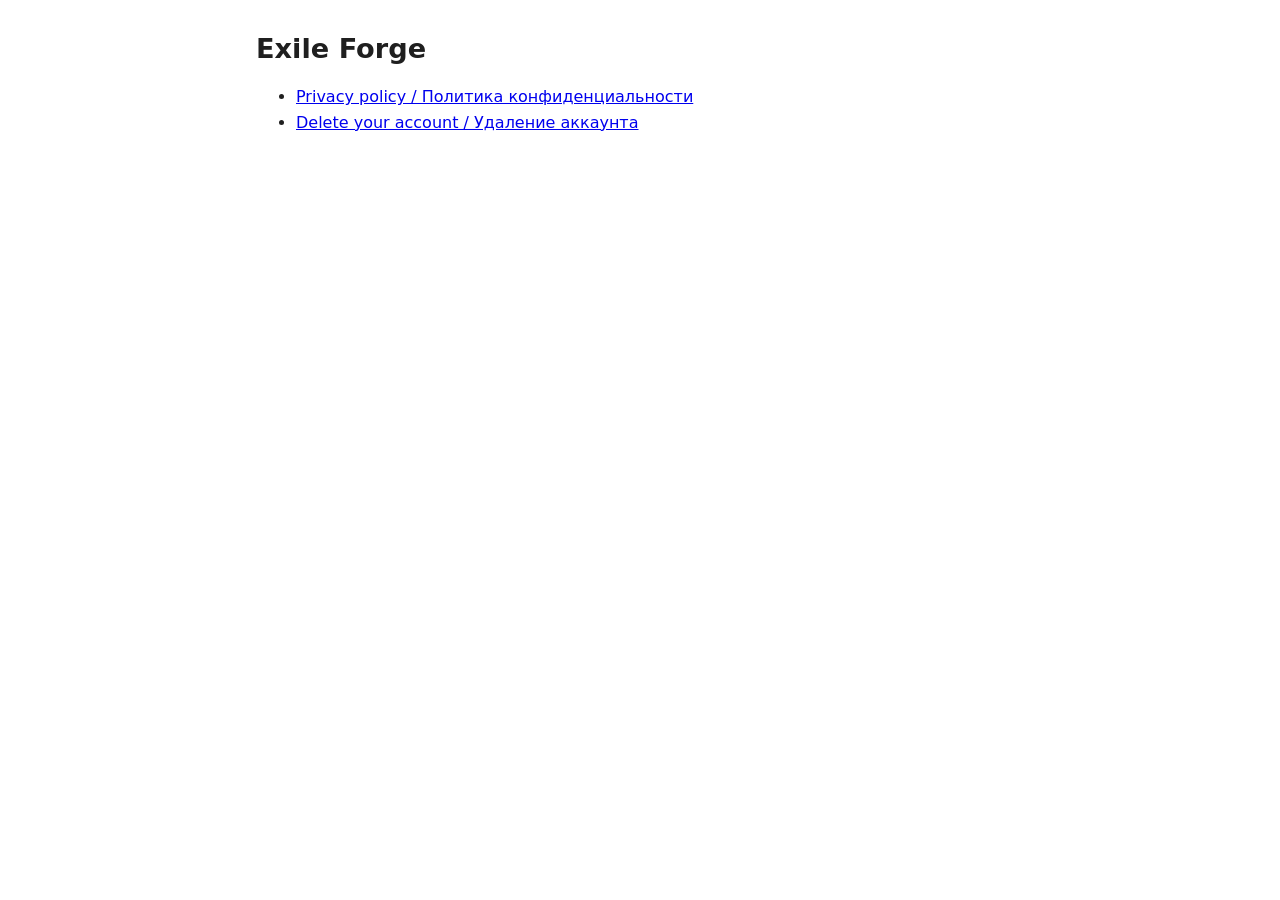
<file: legal/index.html>
<!doctype html>
<html lang="en"><head><meta charset="utf-8"><meta name="viewport" content="width=device-width,initial-scale=1">
<title>Exile Forge — legal</title><link rel="stylesheet" href="style.css"></head>
<body>
<h1>Exile Forge</h1>
<ul>
<li><a href="privacy.html">Privacy policy / Политика конфиденциальности</a></li>
<li><a href="delete-account.html">Delete your account / Удаление аккаунта</a></li>
</ul>
</body></html>
</file>
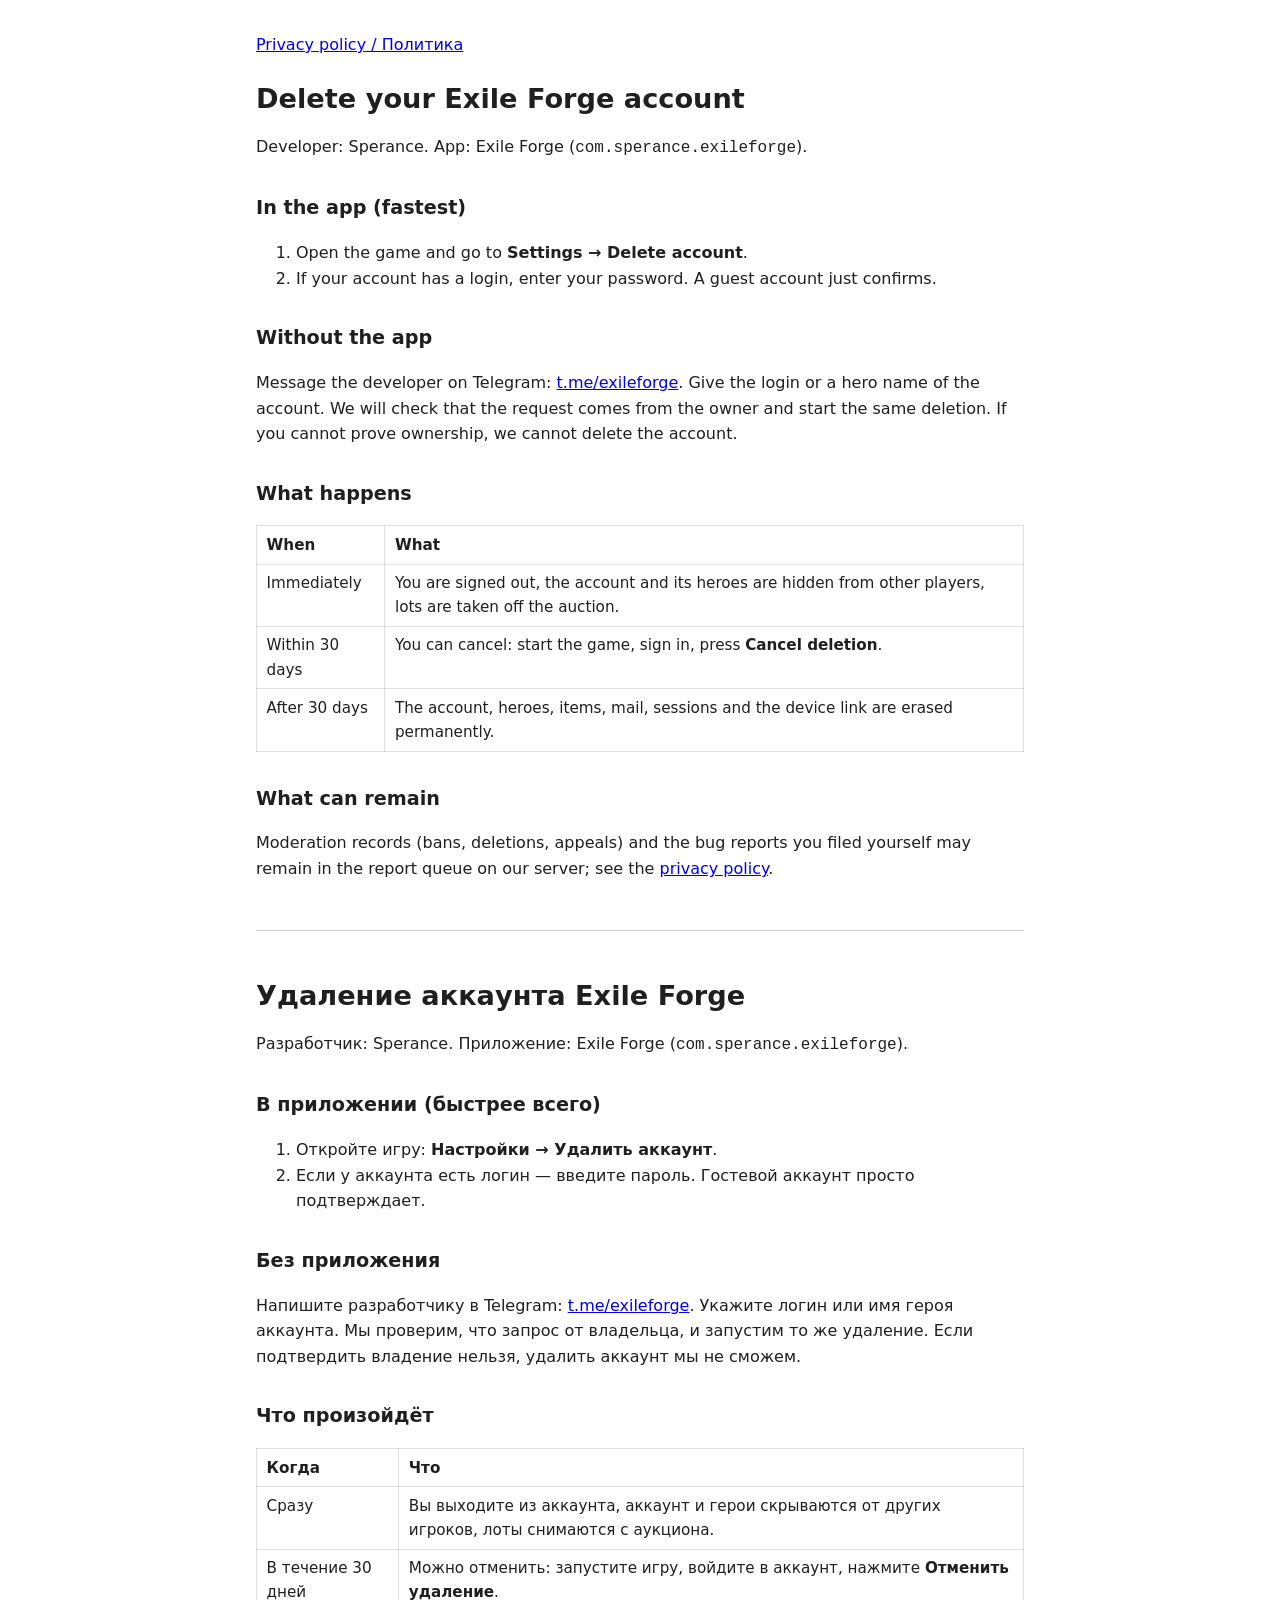
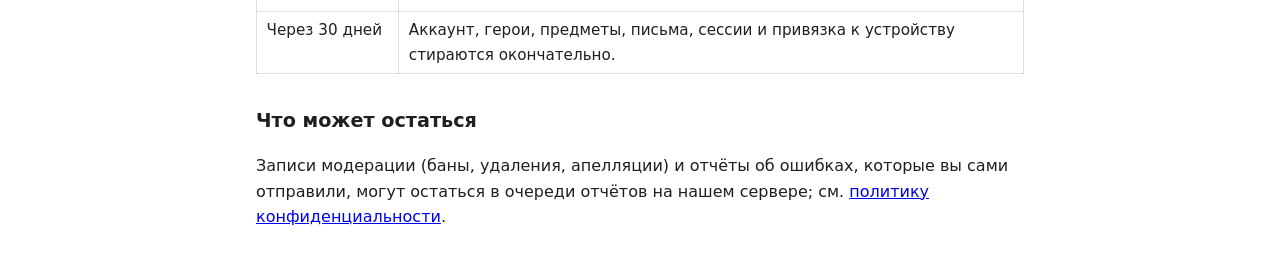
<file: legal/delete-account.html>
<!doctype html>
<html lang="en"><head><meta charset="utf-8"><meta name="viewport" content="width=device-width,initial-scale=1">
<title>Exile Forge — Delete account / Удаление аккаунта</title><link rel="stylesheet" href="style.css"></head>
<body>
<nav><a href="privacy.html">Privacy policy / Политика</a></nav>

<h1>Delete your Exile Forge account</h1>
<p>Developer: Sperance. App: Exile Forge (<code>com.sperance.exileforge</code>).</p>
<h2>In the app (fastest)</h2>
<ol>
<li>Open the game and go to <b>Settings → Delete account</b>.</li>
<li>If your account has a login, enter your password. A guest account just confirms.</li>
</ol>
<h2>Without the app</h2>
<p>Message the developer on Telegram: <a href="https://t.me/exileforge">t.me/exileforge</a>. Give the login or a hero name of the account. We will check that the request comes from the owner and start the same deletion. If you cannot prove ownership, we cannot delete the account.</p>
<h2>What happens</h2>
<table>
<tr><th>When</th><th>What</th></tr>
<tr><td>Immediately</td><td>You are signed out, the account and its heroes are hidden from other players, lots are taken off the auction.</td></tr>
<tr><td>Within 30 days</td><td>You can cancel: start the game, sign in, press <b>Cancel deletion</b>.</td></tr>
<tr><td>After 30 days</td><td>The account, heroes, items, mail, sessions and the device link are erased permanently.</td></tr>
</table>
<h2>What can remain</h2>
<p>Moderation records (bans, deletions, appeals) and the bug reports you filed yourself may remain in the report queue on our server; see the <a href="privacy.html">privacy policy</a>.</p>

<hr>

<h1>Удаление аккаунта Exile Forge</h1>
<p>Разработчик: Sperance. Приложение: Exile Forge (<code>com.sperance.exileforge</code>).</p>
<h2>В приложении (быстрее всего)</h2>
<ol>
<li>Откройте игру: <b>Настройки → Удалить аккаунт</b>.</li>
<li>Если у аккаунта есть логин — введите пароль. Гостевой аккаунт просто подтверждает.</li>
</ol>
<h2>Без приложения</h2>
<p>Напишите разработчику в Telegram: <a href="https://t.me/exileforge">t.me/exileforge</a>. Укажите логин или имя героя аккаунта. Мы проверим, что запрос от владельца, и запустим то же удаление. Если подтвердить владение нельзя, удалить аккаунт мы не сможем.</p>
<h2>Что произойдёт</h2>
<table>
<tr><th>Когда</th><th>Что</th></tr>
<tr><td>Сразу</td><td>Вы выходите из аккаунта, аккаунт и герои скрываются от других игроков, лоты снимаются с аукциона.</td></tr>
<tr><td>В течение 30 дней</td><td>Можно отменить: запустите игру, войдите в аккаунт, нажмите <b>Отменить удаление</b>.</td></tr>
<tr><td>Через 30 дней</td><td>Аккаунт, герои, предметы, письма, сессии и привязка к устройству стираются окончательно.</td></tr>
</table>
<h2>Что может остаться</h2>
<p>Записи модерации (баны, удаления, апелляции) и отчёты об ошибках, которые вы сами отправили, могут остаться в очереди отчётов на нашем сервере; см. <a href="privacy.html">политику конфиденциальности</a>.</p>
</body></html>
</file>
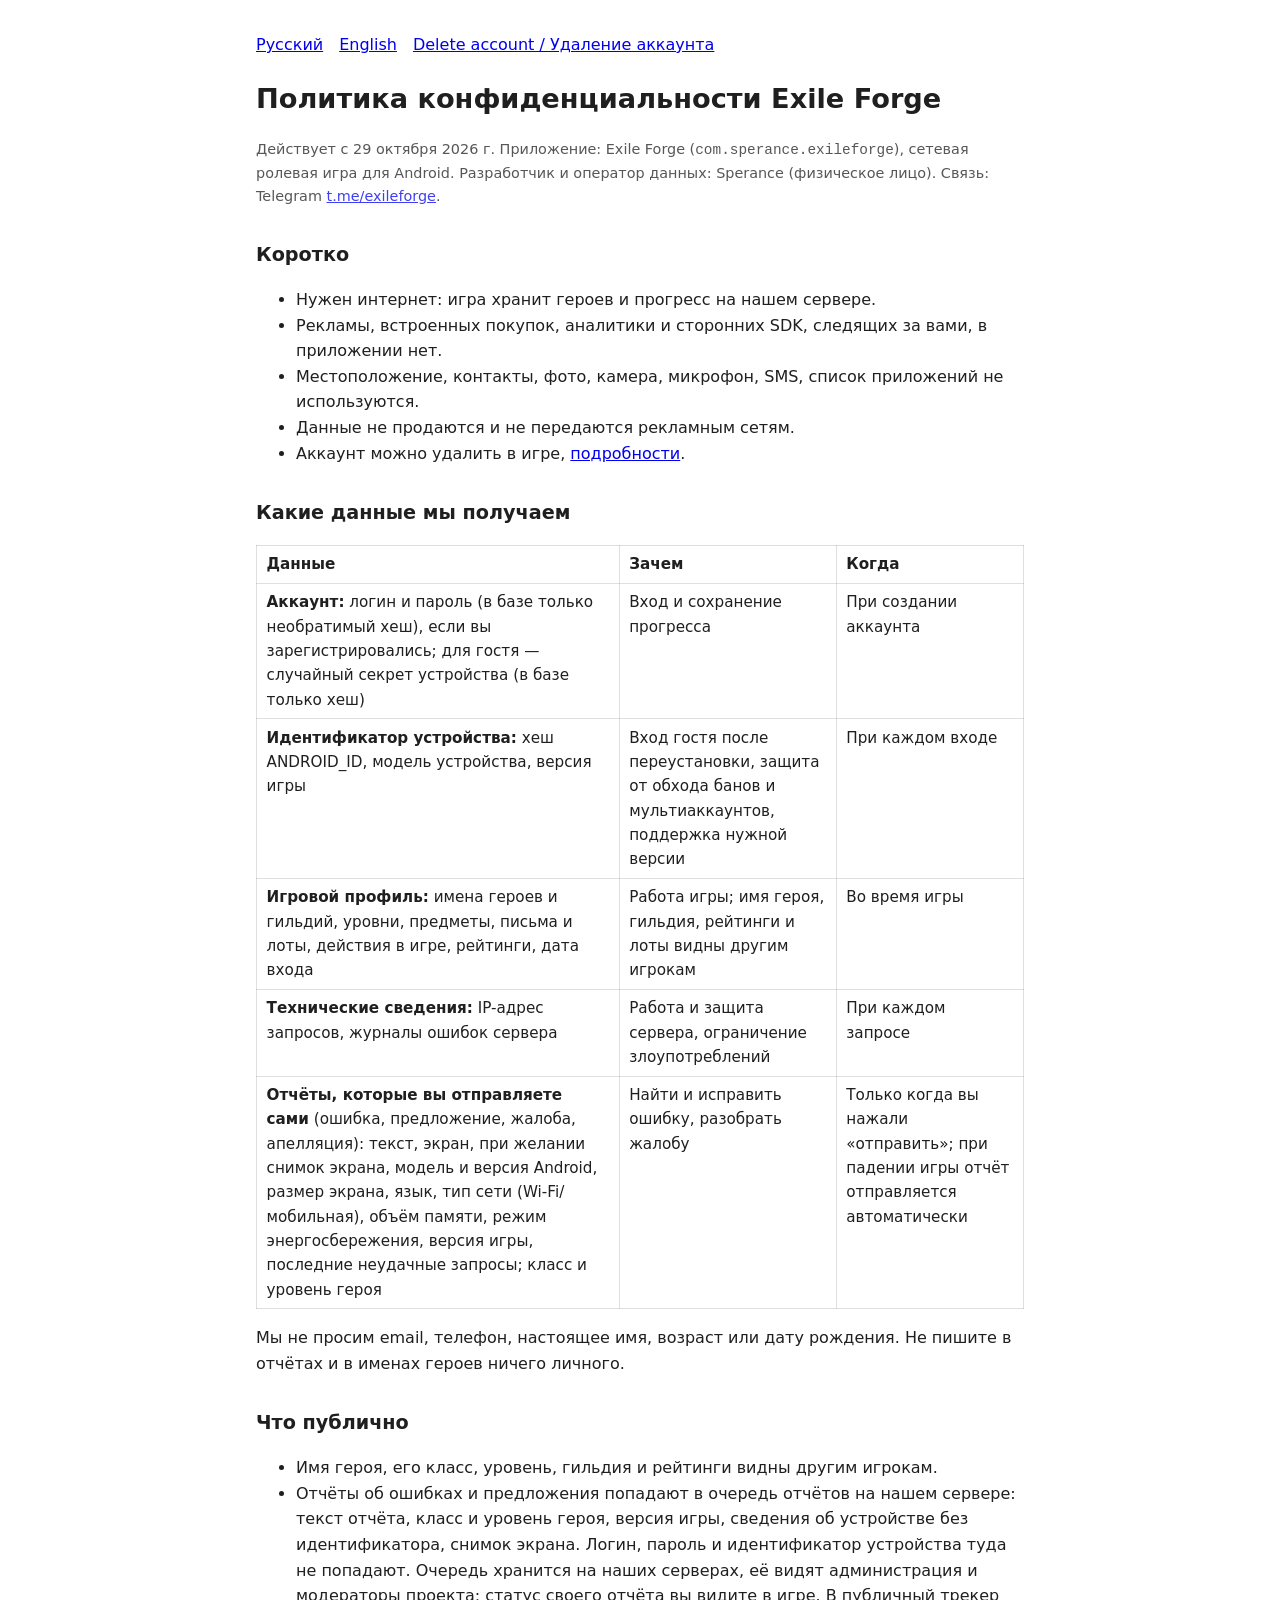
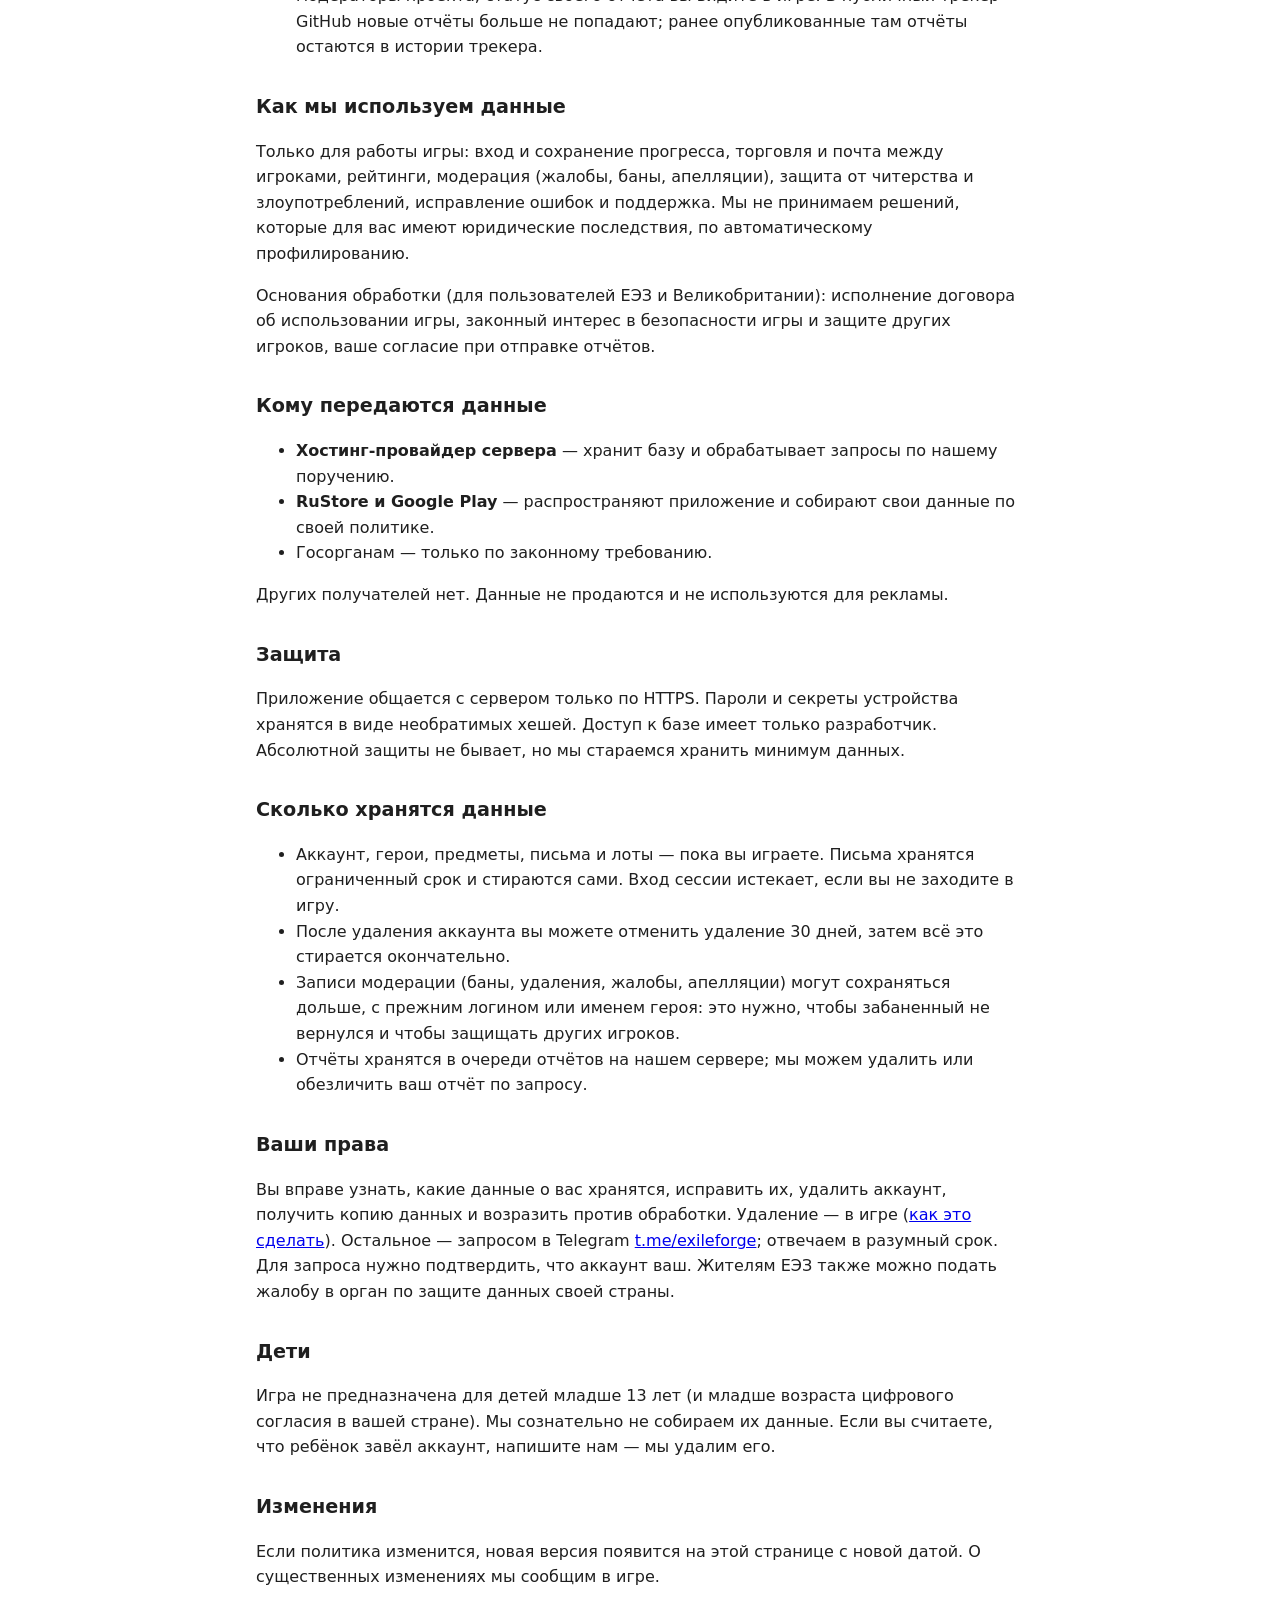
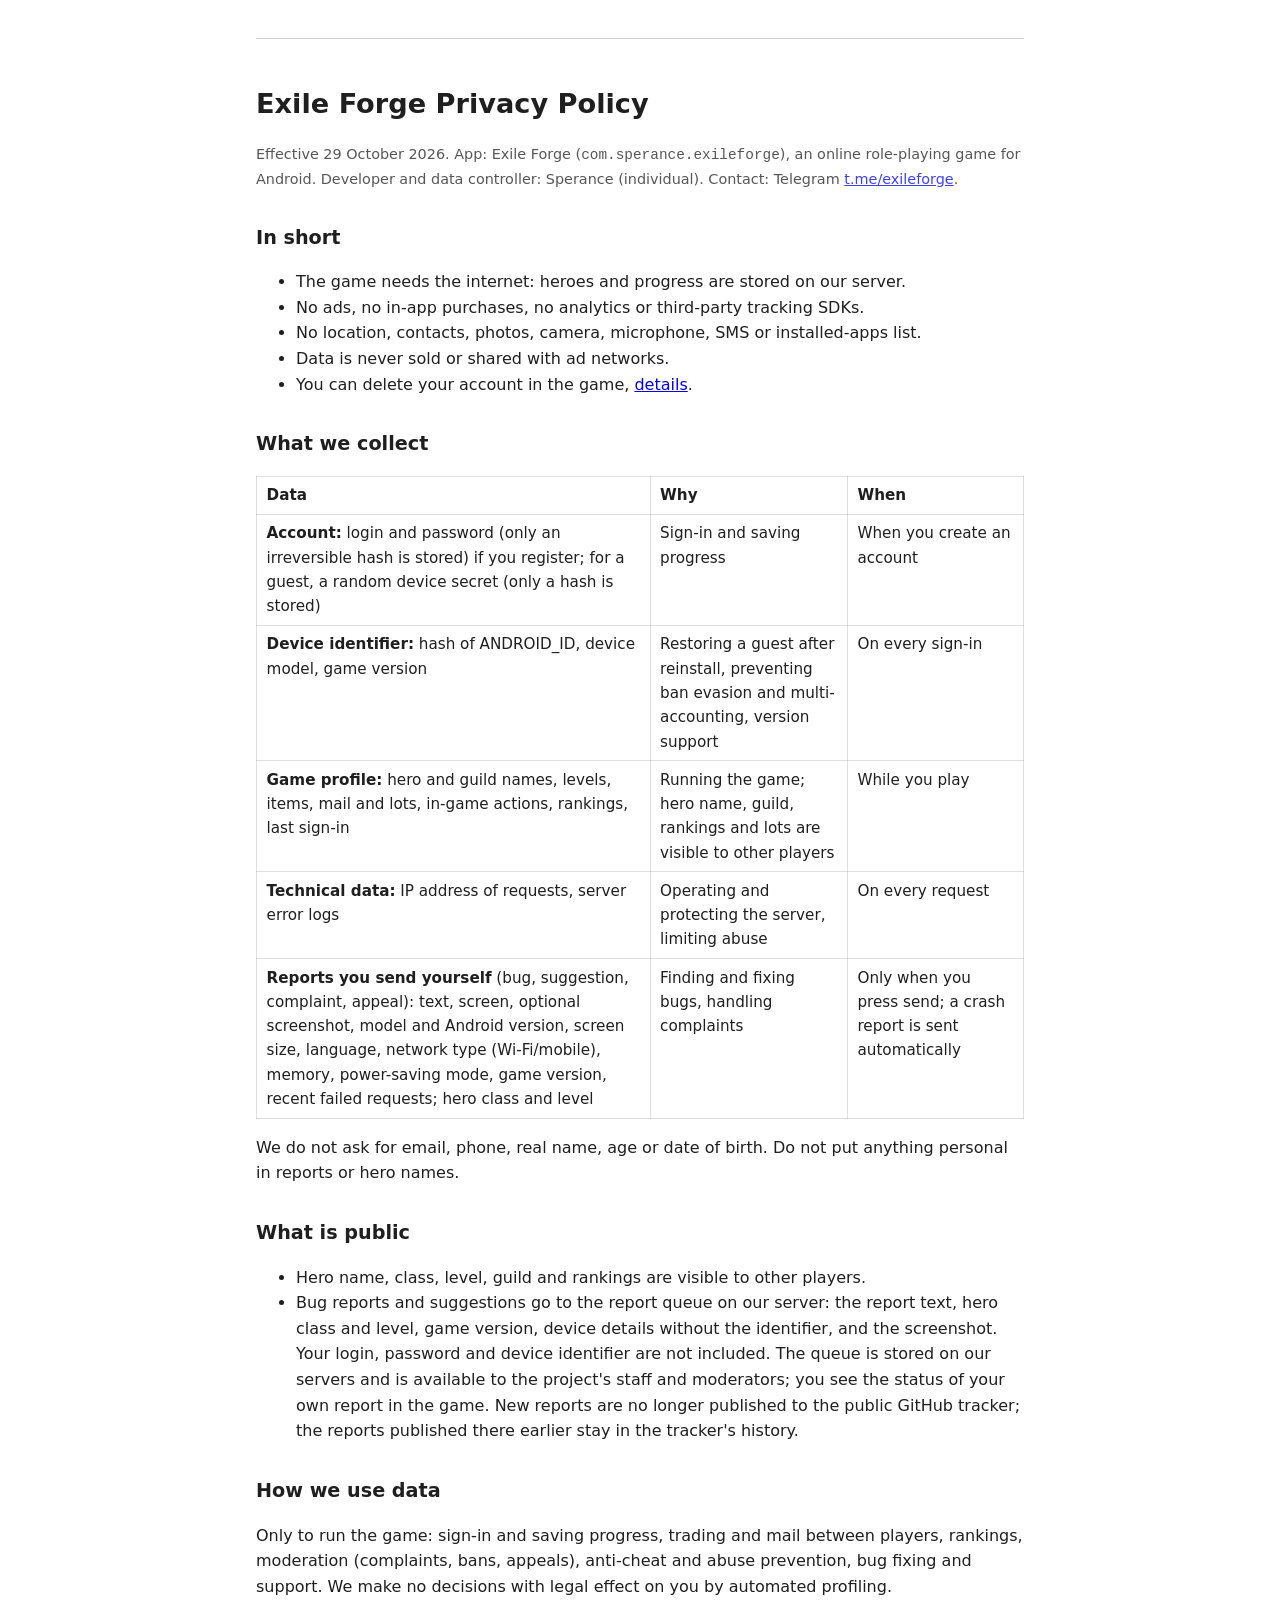
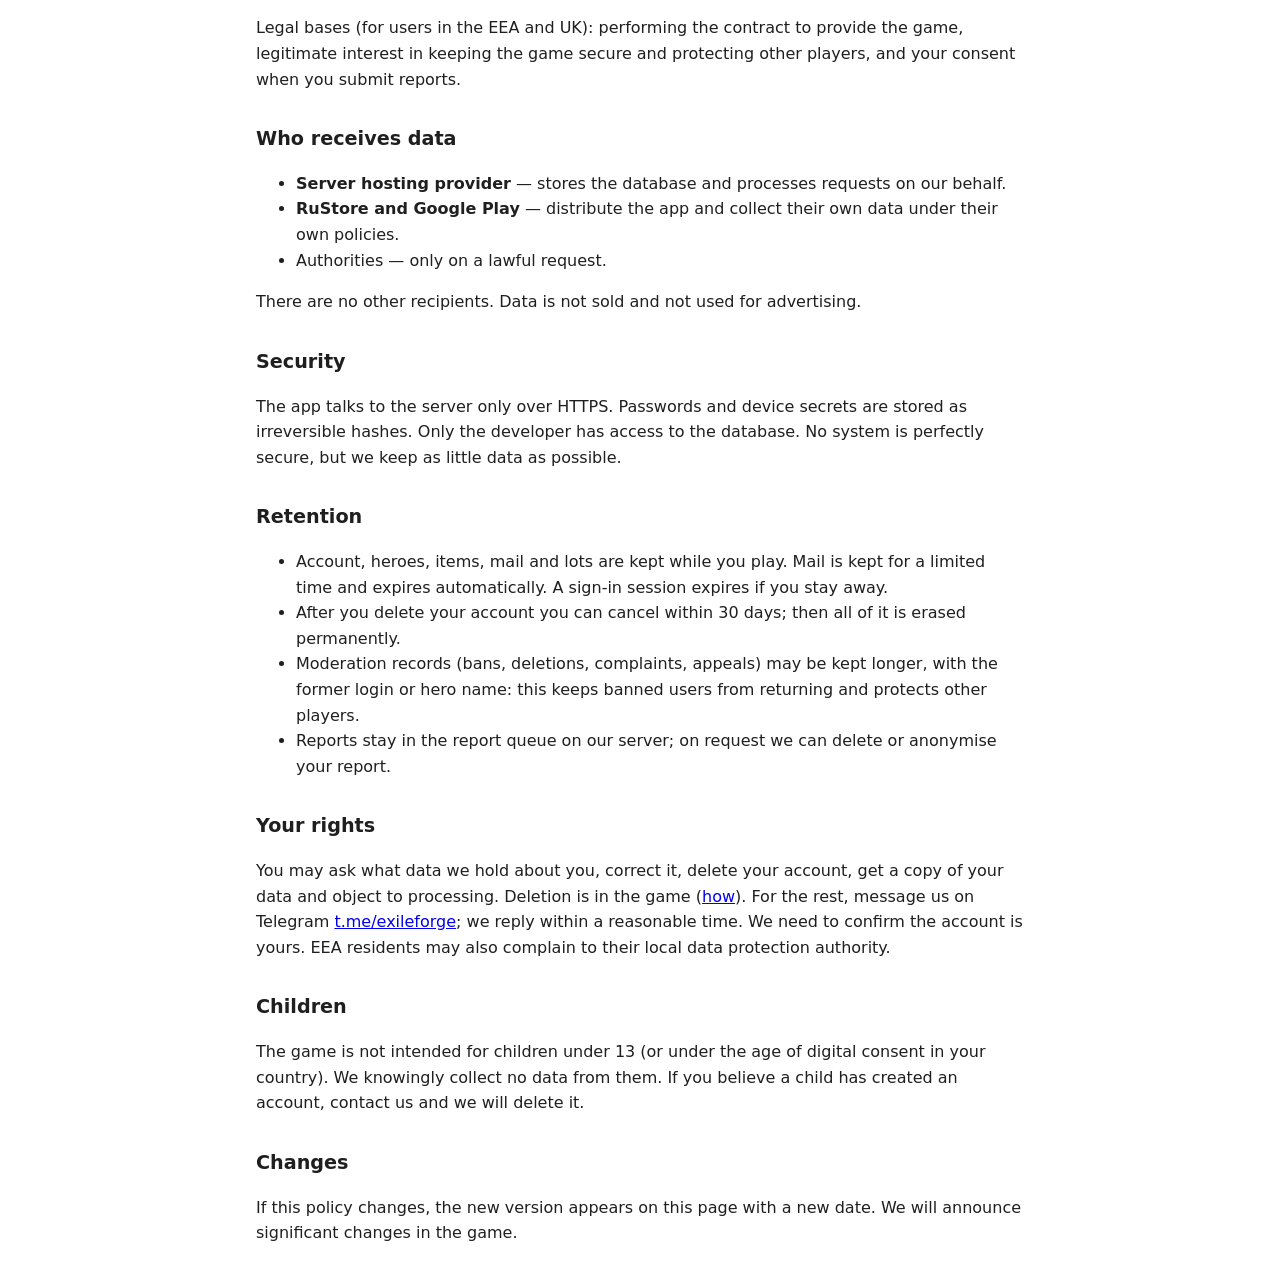
<file: legal/privacy.html>
<!doctype html>
<html lang="en"><head><meta charset="utf-8"><meta name="viewport" content="width=device-width,initial-scale=1">
<title>Exile Forge — Privacy Policy / Политика конфиденциальности</title><link rel="stylesheet" href="style.css"></head>
<body>
<nav><a href="#ru">Русский</a><a href="#en">English</a><a href="delete-account.html">Delete account / Удаление аккаунта</a></nav>
<section id="ru" lang="ru">
<h1>Политика конфиденциальности Exile Forge</h1>
<p class="note">Действует с 29 октября 2026 г. Приложение: Exile Forge (<code>com.sperance.exileforge</code>), сетевая ролевая игра для Android. Разработчик и оператор данных: Sperance (физическое лицо). Связь: Telegram <a href="https://t.me/exileforge">t.me/exileforge</a>.</p>

<h2>Коротко</h2>
<ul>
<li>Нужен интернет: игра хранит героев и прогресс на нашем сервере.</li>
<li>Рекламы, встроенных покупок, аналитики и сторонних SDK, следящих за вами, в приложении нет.</li>
<li>Местоположение, контакты, фото, камера, микрофон, SMS, список приложений не используются.</li>
<li>Данные не продаются и не передаются рекламным сетям.</li>
<li>Аккаунт можно удалить в игре, <a href="delete-account.html">подробности</a>.</li>
</ul>

<h2>Какие данные мы получаем</h2>
<table>
<tr><th>Данные</th><th>Зачем</th><th>Когда</th></tr>
<tr><td><b>Аккаунт:</b> логин и пароль (в базе только необратимый хеш), если вы зарегистрировались; для гостя — случайный секрет устройства (в базе только хеш)</td><td>Вход и сохранение прогресса</td><td>При создании аккаунта</td></tr>
<tr><td><b>Идентификатор устройства:</b> хеш ANDROID_ID, модель устройства, версия игры</td><td>Вход гостя после переустановки, защита от обхода банов и мультиаккаунтов, поддержка нужной версии</td><td>При каждом входе</td></tr>
<tr><td><b>Игровой профиль:</b> имена героев и гильдий, уровни, предметы, письма и лоты, действия в игре, рейтинги, дата входа</td><td>Работа игры; имя героя, гильдия, рейтинги и лоты видны другим игрокам</td><td>Во время игры</td></tr>
<tr><td><b>Технические сведения:</b> IP-адрес запросов, журналы ошибок сервера</td><td>Работа и защита сервера, ограничение злоупотреблений</td><td>При каждом запросе</td></tr>
<tr><td><b>Отчёты, которые вы отправляете сами</b> (ошибка, предложение, жалоба, апелляция): текст, экран, при желании снимок экрана, модель и версия Android, размер экрана, язык, тип сети (Wi-Fi/мобильная), объём памяти, режим энергосбережения, версия игры, последние неудачные запросы; класс и уровень героя</td><td>Найти и исправить ошибку, разобрать жалобу</td><td>Только когда вы нажали «отправить»; при падении игры отчёт отправляется автоматически</td></tr>
</table>
<p>Мы не просим email, телефон, настоящее имя, возраст или дату рождения. Не пишите в отчётах и в именах героев ничего личного.</p>

<h2>Что публично</h2>
<ul>
<li>Имя героя, его класс, уровень, гильдия и рейтинги видны другим игрокам.</li>
<li>Отчёты об ошибках и предложения попадают в очередь отчётов на нашем сервере: текст отчёта, класс и уровень героя, версия игры, сведения об устройстве без идентификатора, снимок экрана. Логин, пароль и идентификатор устройства туда не попадают. Очередь хранится на наших серверах, её видят администрация и модераторы проекта; статус своего отчёта вы видите в игре. В публичный трекер GitHub новые отчёты больше не попадают; ранее опубликованные там отчёты остаются в истории трекера.</li>
</ul>

<h2>Как мы используем данные</h2>
<p>Только для работы игры: вход и сохранение прогресса, торговля и почта между игроками, рейтинги, модерация (жалобы, баны, апелляции), защита от читерства и злоупотреблений, исправление ошибок и поддержка. Мы не принимаем решений, которые для вас имеют юридические последствия, по автоматическому профилированию.</p>
<p>Основания обработки (для пользователей ЕЭЗ и Великобритании): исполнение договора об использовании игры, законный интерес в безопасности игры и защите других игроков, ваше согласие при отправке отчётов.</p>

<h2>Кому передаются данные</h2>
<ul>
<li><b>Хостинг-провайдер сервера</b> — хранит базу и обрабатывает запросы по нашему поручению.</li>
<li><b>RuStore и Google Play</b> — распространяют приложение и собирают свои данные по своей политике.</li>
<li>Госорганам — только по законному требованию.</li>
</ul>
<p>Других получателей нет. Данные не продаются и не используются для рекламы.</p>

<h2>Защита</h2>
<p>Приложение общается с сервером только по HTTPS. Пароли и секреты устройства хранятся в виде необратимых хешей. Доступ к базе имеет только разработчик. Абсолютной защиты не бывает, но мы стараемся хранить минимум данных.</p>

<h2>Сколько хранятся данные</h2>
<ul>
<li>Аккаунт, герои, предметы, письма и лоты — пока вы играете. Письма хранятся ограниченный срок и стираются сами. Вход сессии истекает, если вы не заходите в игру.</li>
<li>После удаления аккаунта вы можете отменить удаление 30 дней, затем всё это стирается окончательно.</li>
<li>Записи модерации (баны, удаления, жалобы, апелляции) могут сохраняться дольше, с прежним логином или именем героя: это нужно, чтобы забаненный не вернулся и чтобы защищать других игроков.</li>
<li>Отчёты хранятся в очереди отчётов на нашем сервере; мы можем удалить или обезличить ваш отчёт по запросу.</li>
</ul>

<h2>Ваши права</h2>
<p>Вы вправе узнать, какие данные о вас хранятся, исправить их, удалить аккаунт, получить копию данных и возразить против обработки. Удаление — в игре (<a href="delete-account.html">как это сделать</a>). Остальное — запросом в Telegram <a href="https://t.me/exileforge">t.me/exileforge</a>; отвечаем в разумный срок. Для запроса нужно подтвердить, что аккаунт ваш. Жителям ЕЭЗ также можно подать жалобу в орган по защите данных своей страны.</p>

<h2>Дети</h2>
<p>Игра не предназначена для детей младше 13 лет (и младше возраста цифрового согласия в вашей стране). Мы сознательно не собираем их данные. Если вы считаете, что ребёнок завёл аккаунт, напишите нам — мы удалим его.</p>

<h2>Изменения</h2>
<p>Если политика изменится, новая версия появится на этой странице с новой датой. О существенных изменениях мы сообщим в игре.</p>
</section>
<hr>
<section id="en" lang="en">
<h1>Exile Forge Privacy Policy</h1>
<p class="note">Effective 29 October 2026. App: Exile Forge (<code>com.sperance.exileforge</code>), an online role-playing game for Android. Developer and data controller: Sperance (individual). Contact: Telegram <a href="https://t.me/exileforge">t.me/exileforge</a>.</p>

<h2>In short</h2>
<ul>
<li>The game needs the internet: heroes and progress are stored on our server.</li>
<li>No ads, no in-app purchases, no analytics or third-party tracking SDKs.</li>
<li>No location, contacts, photos, camera, microphone, SMS or installed-apps list.</li>
<li>Data is never sold or shared with ad networks.</li>
<li>You can delete your account in the game, <a href="delete-account.html">details</a>.</li>
</ul>

<h2>What we collect</h2>
<table>
<tr><th>Data</th><th>Why</th><th>When</th></tr>
<tr><td><b>Account:</b> login and password (only an irreversible hash is stored) if you register; for a guest, a random device secret (only a hash is stored)</td><td>Sign-in and saving progress</td><td>When you create an account</td></tr>
<tr><td><b>Device identifier:</b> hash of ANDROID_ID, device model, game version</td><td>Restoring a guest after reinstall, preventing ban evasion and multi-accounting, version support</td><td>On every sign-in</td></tr>
<tr><td><b>Game profile:</b> hero and guild names, levels, items, mail and lots, in-game actions, rankings, last sign-in</td><td>Running the game; hero name, guild, rankings and lots are visible to other players</td><td>While you play</td></tr>
<tr><td><b>Technical data:</b> IP address of requests, server error logs</td><td>Operating and protecting the server, limiting abuse</td><td>On every request</td></tr>
<tr><td><b>Reports you send yourself</b> (bug, suggestion, complaint, appeal): text, screen, optional screenshot, model and Android version, screen size, language, network type (Wi-Fi/mobile), memory, power-saving mode, game version, recent failed requests; hero class and level</td><td>Finding and fixing bugs, handling complaints</td><td>Only when you press send; a crash report is sent automatically</td></tr>
</table>
<p>We do not ask for email, phone, real name, age or date of birth. Do not put anything personal in reports or hero names.</p>

<h2>What is public</h2>
<ul>
<li>Hero name, class, level, guild and rankings are visible to other players.</li>
<li>Bug reports and suggestions go to the report queue on our server: the report text, hero class and level, game version, device details without the identifier, and the screenshot. Your login, password and device identifier are not included. The queue is stored on our servers and is available to the project's staff and moderators; you see the status of your own report in the game. New reports are no longer published to the public GitHub tracker; the reports published there earlier stay in the tracker's history.</li>
</ul>

<h2>How we use data</h2>
<p>Only to run the game: sign-in and saving progress, trading and mail between players, rankings, moderation (complaints, bans, appeals), anti-cheat and abuse prevention, bug fixing and support. We make no decisions with legal effect on you by automated profiling.</p>
<p>Legal bases (for users in the EEA and UK): performing the contract to provide the game, legitimate interest in keeping the game secure and protecting other players, and your consent when you submit reports.</p>

<h2>Who receives data</h2>
<ul>
<li><b>Server hosting provider</b> — stores the database and processes requests on our behalf.</li>
<li><b>RuStore and Google Play</b> — distribute the app and collect their own data under their own policies.</li>
<li>Authorities — only on a lawful request.</li>
</ul>
<p>There are no other recipients. Data is not sold and not used for advertising.</p>

<h2>Security</h2>
<p>The app talks to the server only over HTTPS. Passwords and device secrets are stored as irreversible hashes. Only the developer has access to the database. No system is perfectly secure, but we keep as little data as possible.</p>

<h2>Retention</h2>
<ul>
<li>Account, heroes, items, mail and lots are kept while you play. Mail is kept for a limited time and expires automatically. A sign-in session expires if you stay away.</li>
<li>After you delete your account you can cancel within 30 days; then all of it is erased permanently.</li>
<li>Moderation records (bans, deletions, complaints, appeals) may be kept longer, with the former login or hero name: this keeps banned users from returning and protects other players.</li>
<li>Reports stay in the report queue on our server; on request we can delete or anonymise your report.</li>
</ul>

<h2>Your rights</h2>
<p>You may ask what data we hold about you, correct it, delete your account, get a copy of your data and object to processing. Deletion is in the game (<a href="delete-account.html">how</a>). For the rest, message us on Telegram <a href="https://t.me/exileforge">t.me/exileforge</a>; we reply within a reasonable time. We need to confirm the account is yours. EEA residents may also complain to their local data protection authority.</p>

<h2>Children</h2>
<p>The game is not intended for children under 13 (or under the age of digital consent in your country). We knowingly collect no data from them. If you believe a child has created an account, contact us and we will delete it.</p>

<h2>Changes</h2>
<p>If this policy changes, the new version appears on this page with a new date. We will announce significant changes in the game.</p>
</section>
</body></html>
</file>
<file: legal/style.css>
:root{color-scheme:light dark}
body{font:16px/1.6 system-ui,-apple-system,"Segoe UI",Roboto,sans-serif;max-width:48rem;margin:2rem auto;padding:0 1rem;color:#1f1f1f;background:#fff}
@media(prefers-color-scheme:dark){body{color:#e6e6e6;background:#141414}a{color:#e0b44c}}
h1{font-size:1.7rem;line-height:1.25}h2{font-size:1.2rem;margin-top:2rem}
table{border-collapse:collapse;width:100%;font-size:.95rem}th,td{border:1px solid #8884;padding:.4rem .6rem;text-align:left;vertical-align:top}
nav{display:flex;gap:1rem;flex-wrap:wrap;margin-bottom:1.5rem}hr{margin:3rem 0;border:0;border-top:1px solid #8886}
.note{font-size:.9rem;opacity:.75}
</file>
